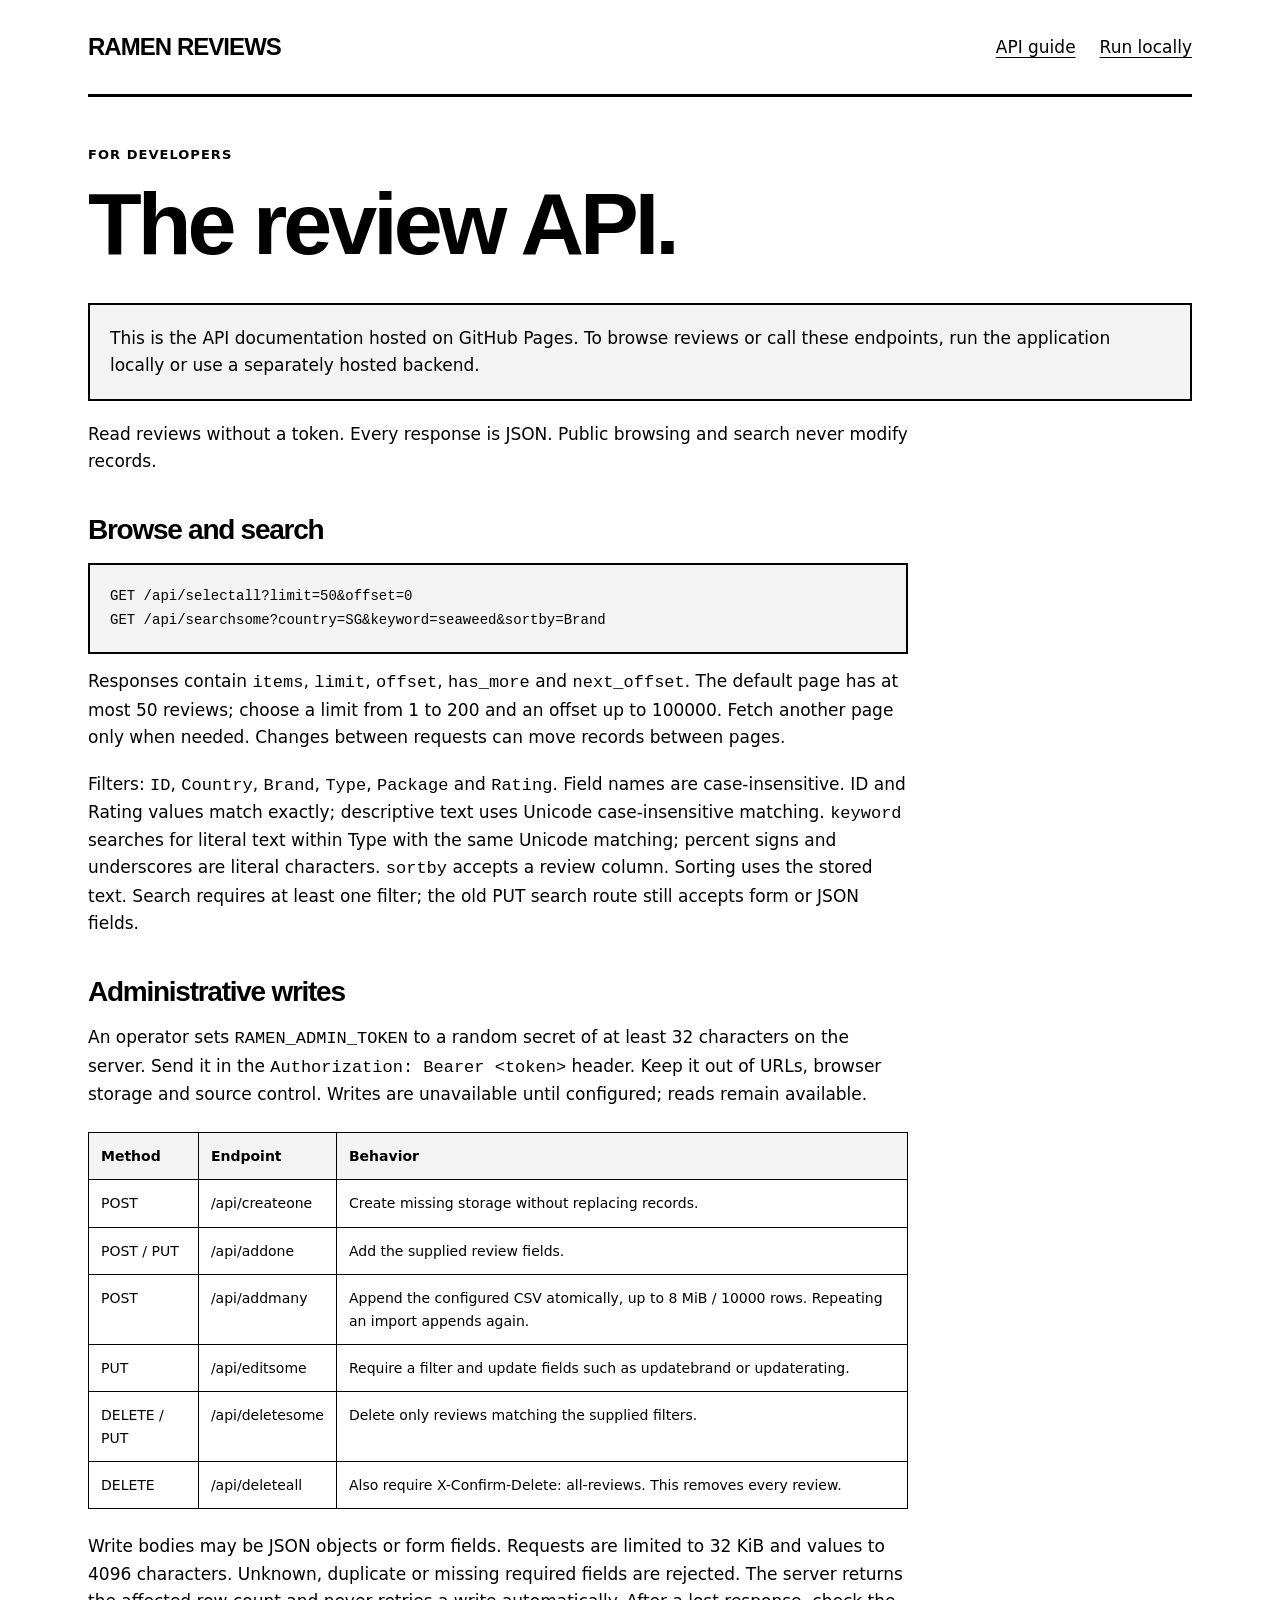
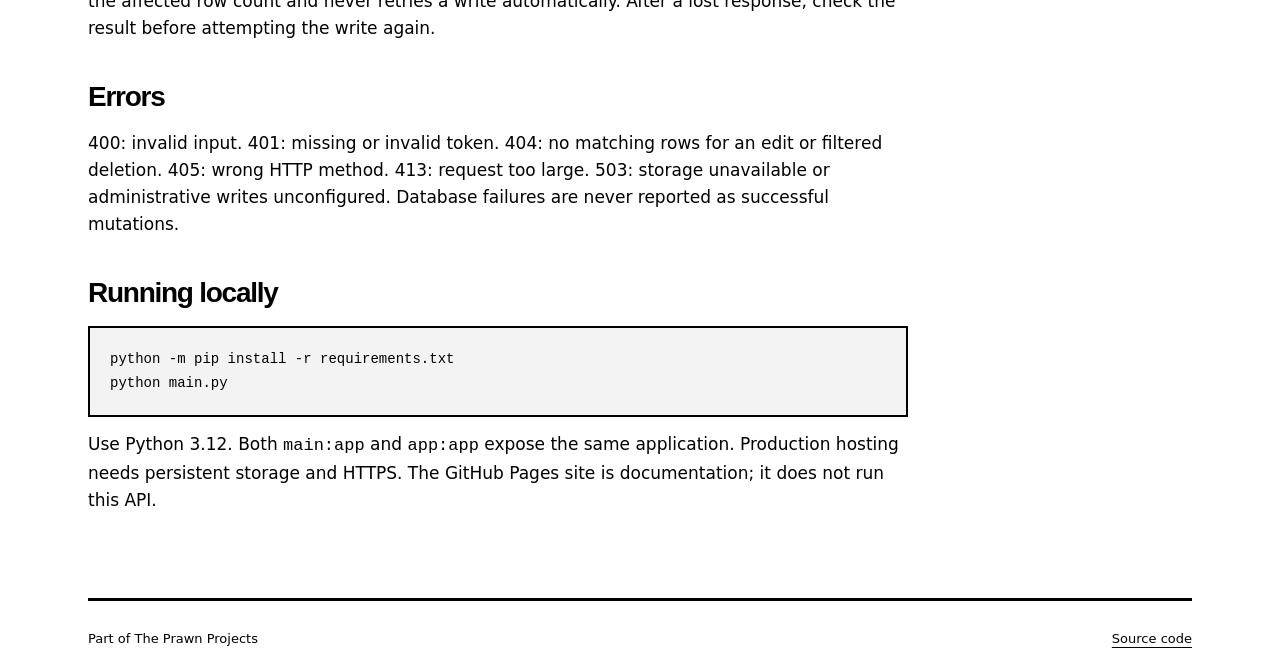
<file: index.html>
<!doctype html>
<html lang="en"><head><meta charset="utf-8"><meta name="viewport" content="width=device-width, initial-scale=1">
<meta name="description" content="Browse ramen reviews by brand, country and flavour.">
<title>API guide · The Prawn Projects</title>
<link rel="stylesheet" href="static/css/prawn.css?v=20260910"></head>
<body><a class="skip" href="#main">Skip to content</a><div class="shell">
<header><a class="brand" href="./">RAMEN REVIEWS</a><nav aria-label="Main navigation"><a href="#main">API guide</a><a href="#running-locally">Run locally</a></nav></header>
<main id="main">
<p class="eyebrow">FOR DEVELOPERS</p><h1>The review API.</h1>
<p class="public-note">This is the API documentation hosted on GitHub Pages. To browse reviews or call these endpoints, run the application locally or use a separately hosted backend.</p>
<div class="prose"><p>Read reviews without a token. Every response is JSON. Public browsing and search never modify records.</p>
<h2>Browse and search</h2><pre><code>GET /api/selectall?limit=50&amp;offset=0
GET /api/searchsome?country=SG&amp;keyword=seaweed&amp;sortby=Brand</code></pre>
<p>Responses contain <code>items</code>, <code>limit</code>, <code>offset</code>, <code>has_more</code> and <code>next_offset</code>. The default page has at most 50 reviews; choose a limit from 1 to 200 and an offset up to 100000. Fetch another page only when needed. Changes between requests can move records between pages.</p>
<p>Filters: <code>ID</code>, <code>Country</code>, <code>Brand</code>, <code>Type</code>, <code>Package</code> and <code>Rating</code>. Field names are case-insensitive. ID and Rating values match exactly; descriptive text uses Unicode case-insensitive matching. <code>keyword</code> searches for literal text within Type with the same Unicode matching; percent signs and underscores are literal characters. <code>sortby</code> accepts a review column. Sorting uses the stored text. Search requires at least one filter; the old PUT search route still accepts form or JSON fields.</p>
<h2>Administrative writes</h2><p>An operator sets <code>RAMEN_ADMIN_TOKEN</code> to a random secret of at least 32 characters on the server. Send it in the <code>Authorization: Bearer &lt;token&gt;</code> header. Keep it out of URLs, browser storage and source control. Writes are unavailable until configured; reads remain available.</p>
<div class="table-scroll" tabindex="0" role="region" aria-label="Administrative API methods"><table><thead><tr><th>Method</th><th>Endpoint</th><th>Behavior</th></tr></thead><tbody>
<tr><td>POST</td><td>/api/createone</td><td>Create missing storage without replacing records.</td></tr>
<tr><td>POST / PUT</td><td>/api/addone</td><td>Add the supplied review fields.</td></tr>
<tr><td>POST</td><td>/api/addmany</td><td>Append the configured CSV atomically, up to 8 MiB / 10000 rows. Repeating an import appends again.</td></tr>
<tr><td>PUT</td><td>/api/editsome</td><td>Require a filter and update fields such as updatebrand or updaterating.</td></tr>
<tr><td>DELETE / PUT</td><td>/api/deletesome</td><td>Delete only reviews matching the supplied filters.</td></tr>
<tr><td>DELETE</td><td>/api/deleteall</td><td>Also require X-Confirm-Delete: all-reviews. This removes every review.</td></tr>
</tbody></table></div>
<p>Write bodies may be JSON objects or form fields. Requests are limited to 32 KiB and values to 4096 characters. Unknown, duplicate or missing required fields are rejected. The server returns the affected row count and never retries a write automatically. After a lost response, check the result before attempting the write again.</p>
<h2>Errors</h2><p>400: invalid input. 401: missing or invalid token. 404: no matching rows for an edit or filtered deletion. 405: wrong HTTP method. 413: request too large. 503: storage unavailable or administrative writes unconfigured. Database failures are never reported as successful mutations.</p>
<h2 id="running-locally">Running locally</h2><pre><code>python -m pip install -r requirements.txt
python main.py</code></pre><p>Use Python 3.12. Both <code>main:app</code> and <code>app:app</code> expose the same application. Production hosting needs persistent storage and HTTPS. The GitHub Pages site is documentation; it does not run this API.</p></div>
</main>
<footer><span>Part of The Prawn Projects</span><a href="https://github.com/hongyime/ramenreviews">Source code</a></footer>
</div></body></html>
</file>
<file: static/css/prawn.css>
@charset "UTF-8";
:root{--paper:#fff;--ink:#000;--surface:#f3f3f3;--muted:#555;--focus:#184ce0;--shadow:5px 6px 0 var(--ink)}
*{box-sizing:border-box}body{margin:0;background:var(--paper);color:var(--ink);font:17px/1.6 system-ui,-apple-system,"Segoe UI",sans-serif}a{color:inherit;text-underline-offset:4px}a:hover{text-decoration-thickness:3px}a:focus-visible,button:focus-visible,input:focus-visible,select:focus-visible,[tabindex]:focus-visible{outline:3px solid var(--focus);outline-offset:4px}.shell{max-width:1160px;padding:0 28px;margin:auto}header{display:flex;align-items:center;justify-content:space-between;gap:24px;padding:28px 0;border-bottom:3px solid var(--ink)}.brand{font-family:Arial,sans-serif;font-weight:900;letter-spacing:-.04em;text-decoration:none;font-size:24px}nav{display:flex;flex-wrap:wrap;gap:24px}main{min-height:65vh;padding:48px 0 64px}h1,h2{font-family:Arial,sans-serif;line-height:1.05;letter-spacing:-.045em}h1{font-size:clamp(44px,7vw,88px);font-weight:900;margin:12px 0 32px}h2{font-size:28px;margin:18px 0}p{margin:0 0 20px}.eyebrow{font-size:13px;font-weight:800;letter-spacing:.08em;margin-bottom:8px}.intro{max-width:800px;padding:18px 0 40px}.lead{font-size:21px;max-width:620px}.button{display:inline-flex;justify-content:center;align-items:center;gap:24px;border:2px solid var(--ink);padding:13px 20px;background:var(--ink);color:var(--paper);text-decoration:none;font:inherit;font-weight:750;cursor:pointer;min-height:48px;box-shadow:4px 4px 0 #aaa}.button:hover{transform:translate(1px,1px);box-shadow:2px 2px 0 #aaa}.secondary{background:var(--paper);color:var(--ink)}.guide{border-top:3px solid var(--ink);padding-top:20px}dl{margin:0}.guide dl{display:grid;grid-template-columns:repeat(3,1fr);gap:32px}dt{font-weight:750}dd{margin:0;color:var(--muted)}.filters{display:grid;grid-template-columns:repeat(4,minmax(0,1fr));gap:20px;background:var(--surface);border:2px solid var(--ink);padding:24px;box-shadow:var(--shadow);margin-bottom:38px}label{display:flex;flex-direction:column;gap:7px;font-weight:700;font-size:15px}input,select{font:inherit;font-weight:400;border:2px solid var(--ink);border-radius:0;padding:12px;width:100%;min-width:0;background:var(--paper);color:var(--ink)}.filter-actions{grid-column:1/-1;display:flex;align-items:center;gap:24px}.result-count{font-size:14px;color:var(--muted)}.reviews{display:grid;grid-template-columns:repeat(2,minmax(0,1fr));gap:24px}.review{border:2px solid var(--ink);padding:24px;overflow-wrap:anywhere}.review-heading{display:flex;gap:16px;justify-content:space-between;align-items:start}.review-heading .eyebrow{margin:0;max-width:75%}.rating{font:800 28px Arial,sans-serif;border-bottom:4px solid var(--ink);max-width:40%;overflow-wrap:anywhere}.review h2{margin:22px 0 30px}.review dl{border-top:1px solid var(--ink);font-size:14px}.review dl>div{display:flex;justify-content:space-between;gap:24px;padding-top:8px}.review dd{text-align:right}.pagination{margin-top:36px}.empty,.notice{border:2px solid var(--ink);padding:24px;background:var(--surface)}.prose{max-width:820px}.prose h2{margin-top:40px}pre{white-space:pre-wrap;overflow-wrap:anywhere;padding:20px;border:2px solid var(--ink);background:var(--surface);line-height:1.7;font-size:14px}code{font-family:ui-monospace,Consolas,monospace;overflow-wrap:anywhere}.table-scroll{overflow:auto;margin:24px 0}table{border-collapse:collapse;font-size:14px;width:100%}th,td{padding:12px;border:1px solid var(--ink);text-align:left;vertical-align:top}th{background:var(--surface)}footer{padding:28px 0;border-top:3px solid var(--ink);display:flex;justify-content:space-between;gap:24px;font-size:13px}.skip{position:fixed;left:16px;top:-100px;background:var(--paper);padding:12px;z-index:5}.skip:focus{top:16px}.public-note{border:2px solid var(--ink);padding:20px;background:var(--surface)}
@media(max-width:700px){.shell{padding:0 20px}header{align-items:start;flex-direction:column;gap:14px;padding:24px 0}nav{gap:20px}main{padding-top:32px}.filters{grid-template-columns:1fr 1fr;padding:18px;gap:16px}.reviews,.guide dl{grid-template-columns:1fr}.guide dl{gap:24px}.review{padding:20px}.filter-actions{flex-wrap:wrap;gap:16px}footer{flex-wrap:wrap}.lead{font-size:19px}}
@media(prefers-reduced-motion:reduce){*{scroll-behavior:auto!important}.button:hover{transform:none}}
</file>
